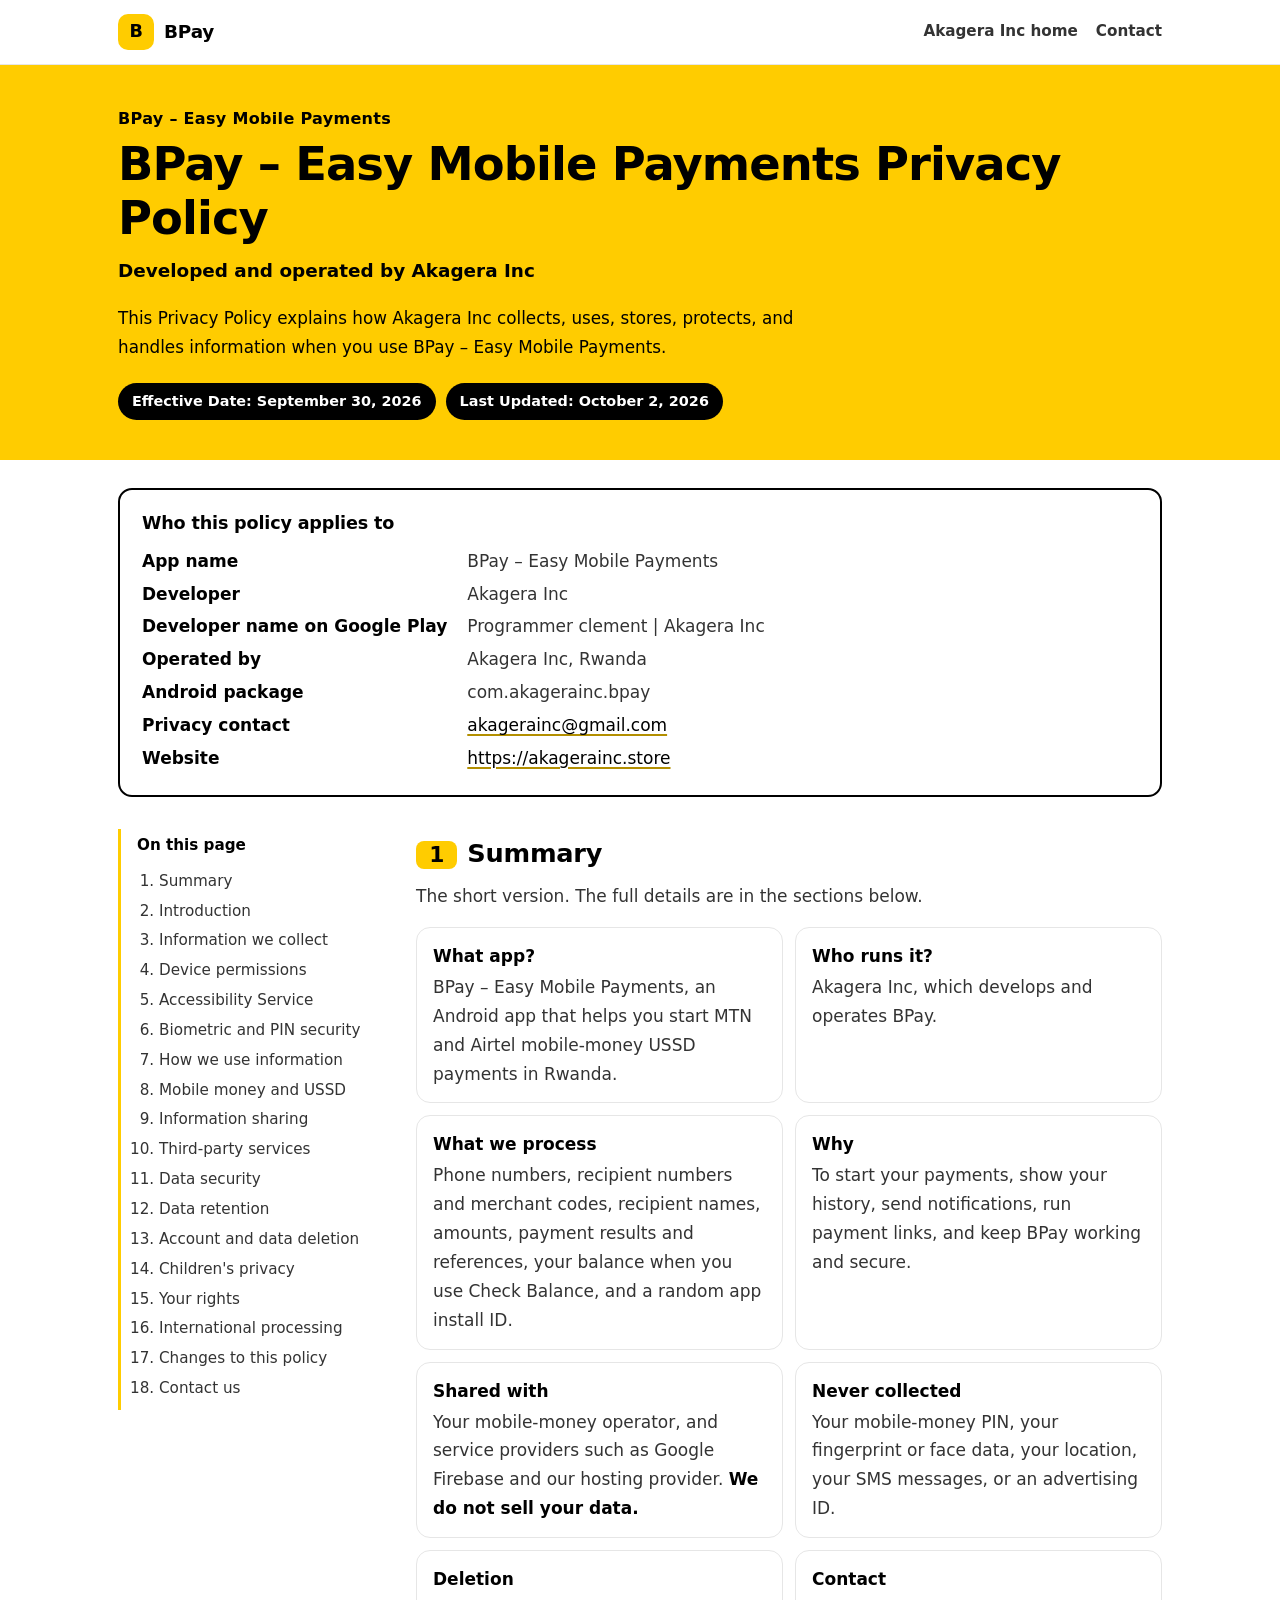
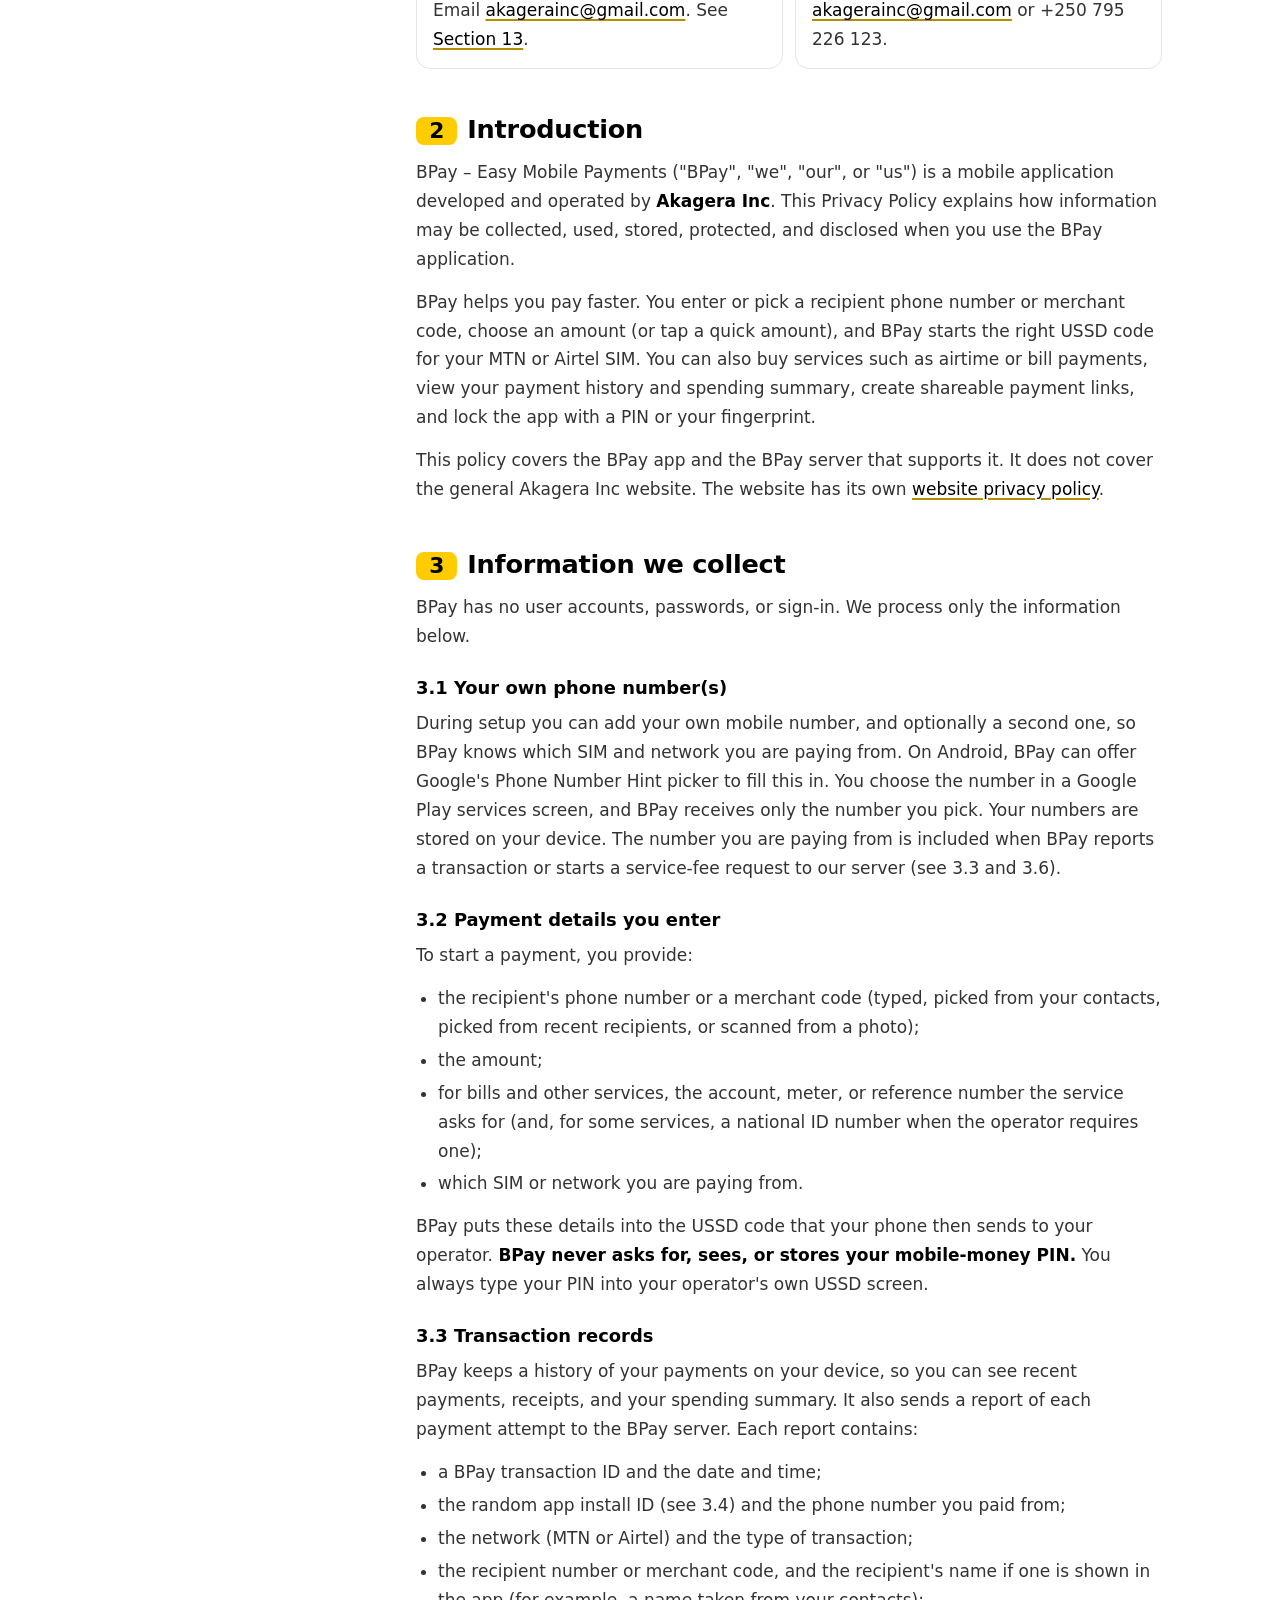
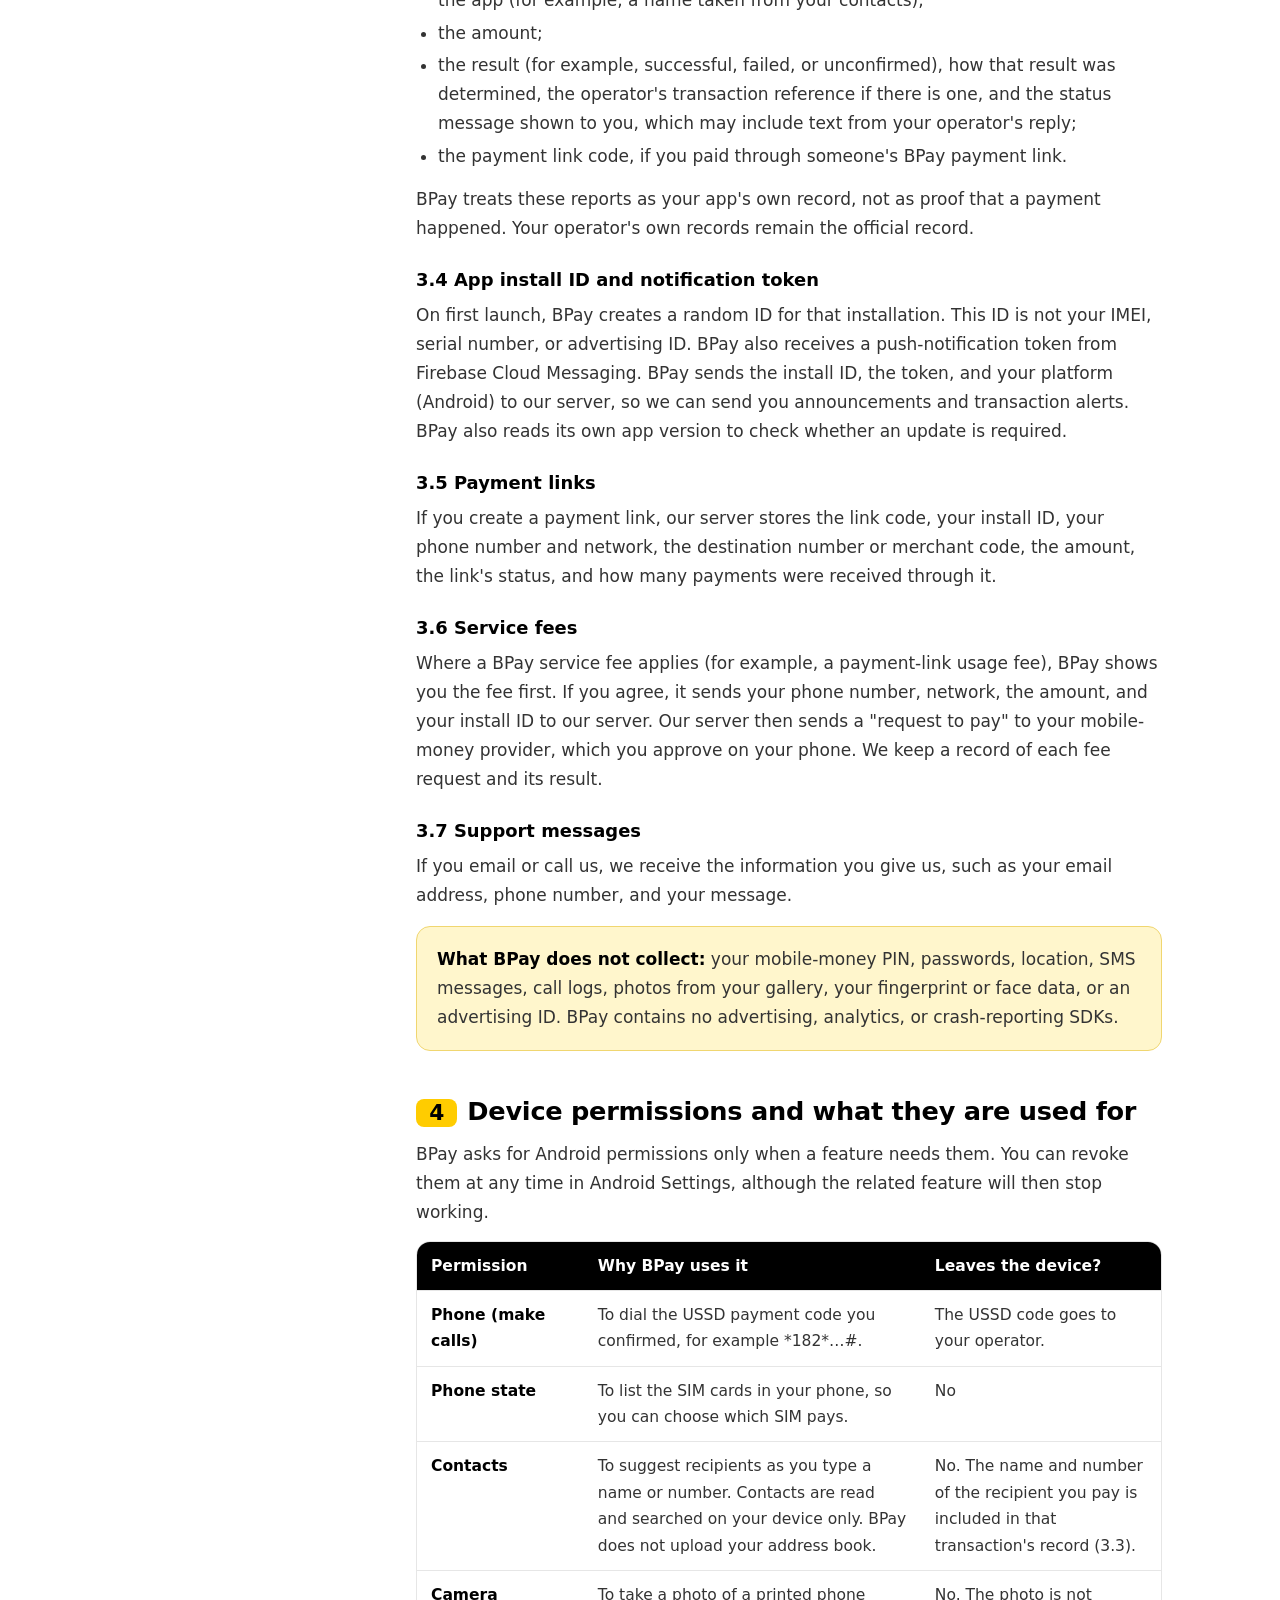
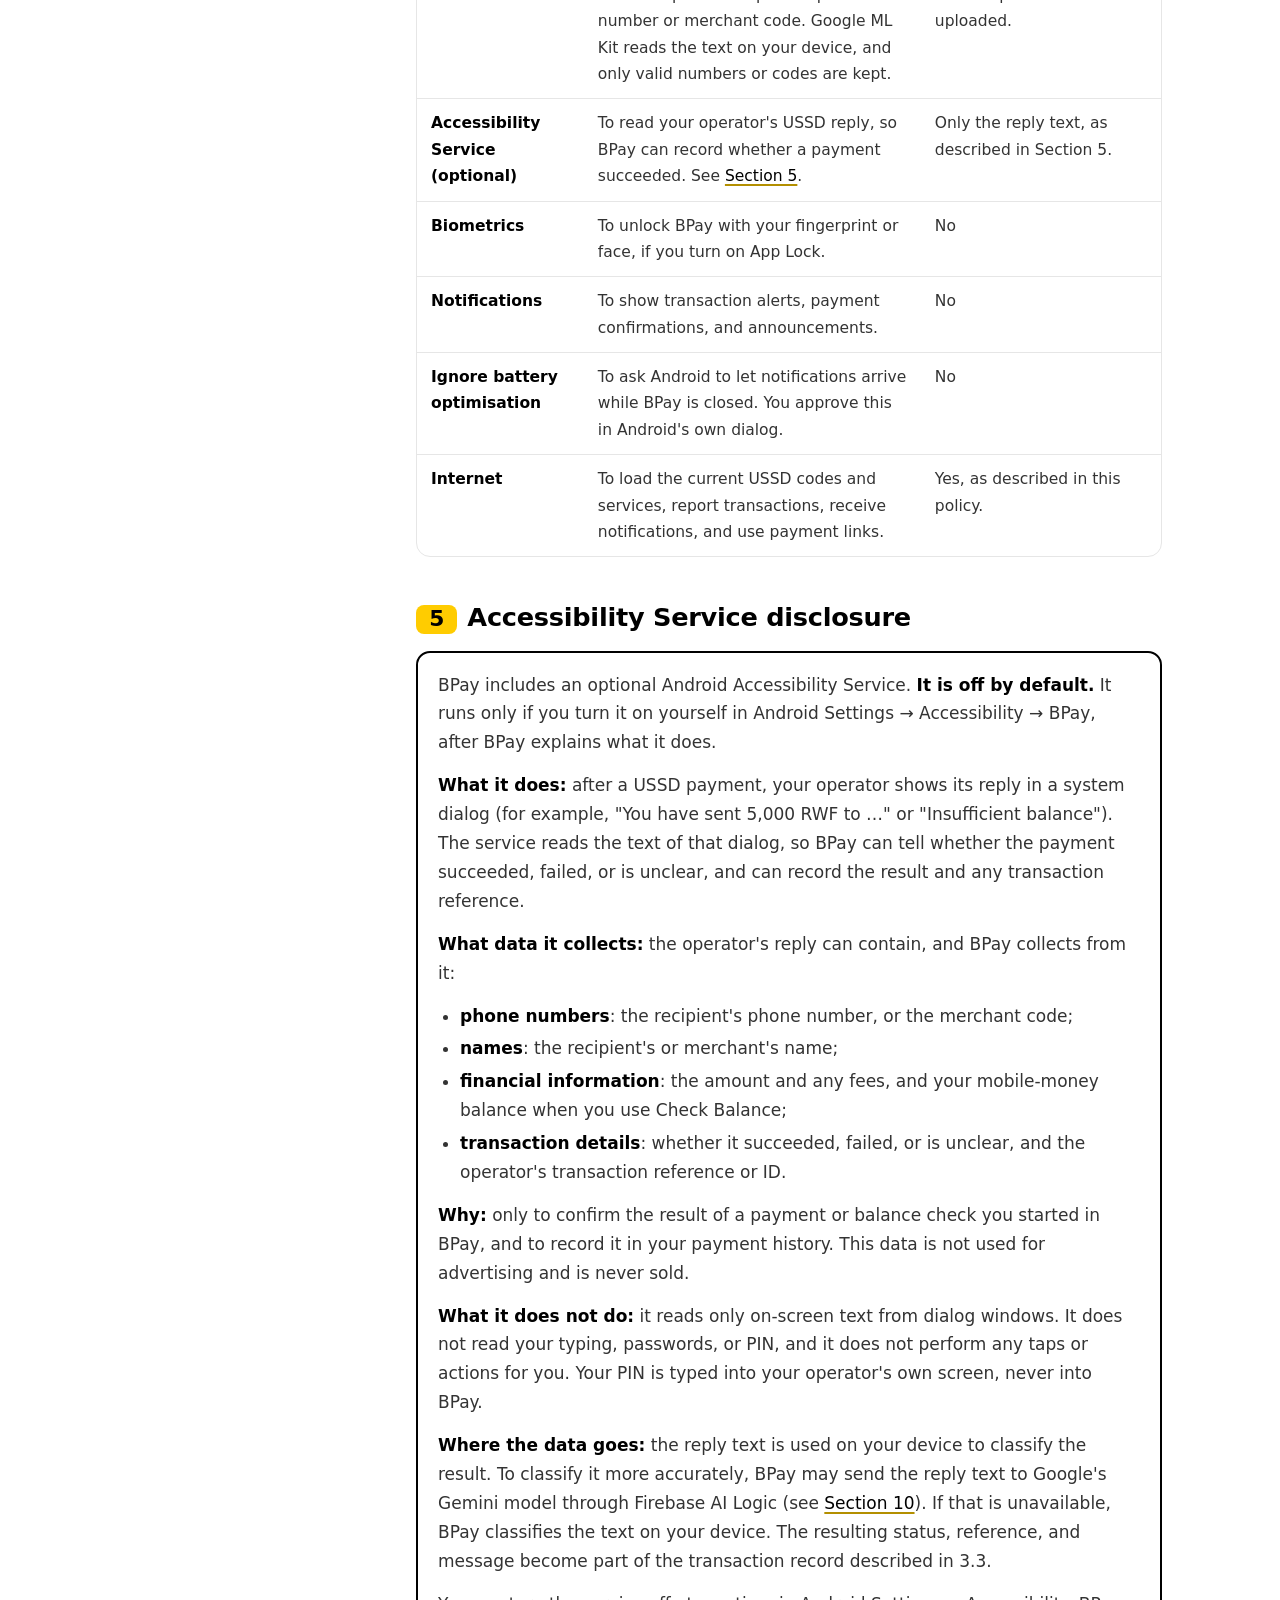
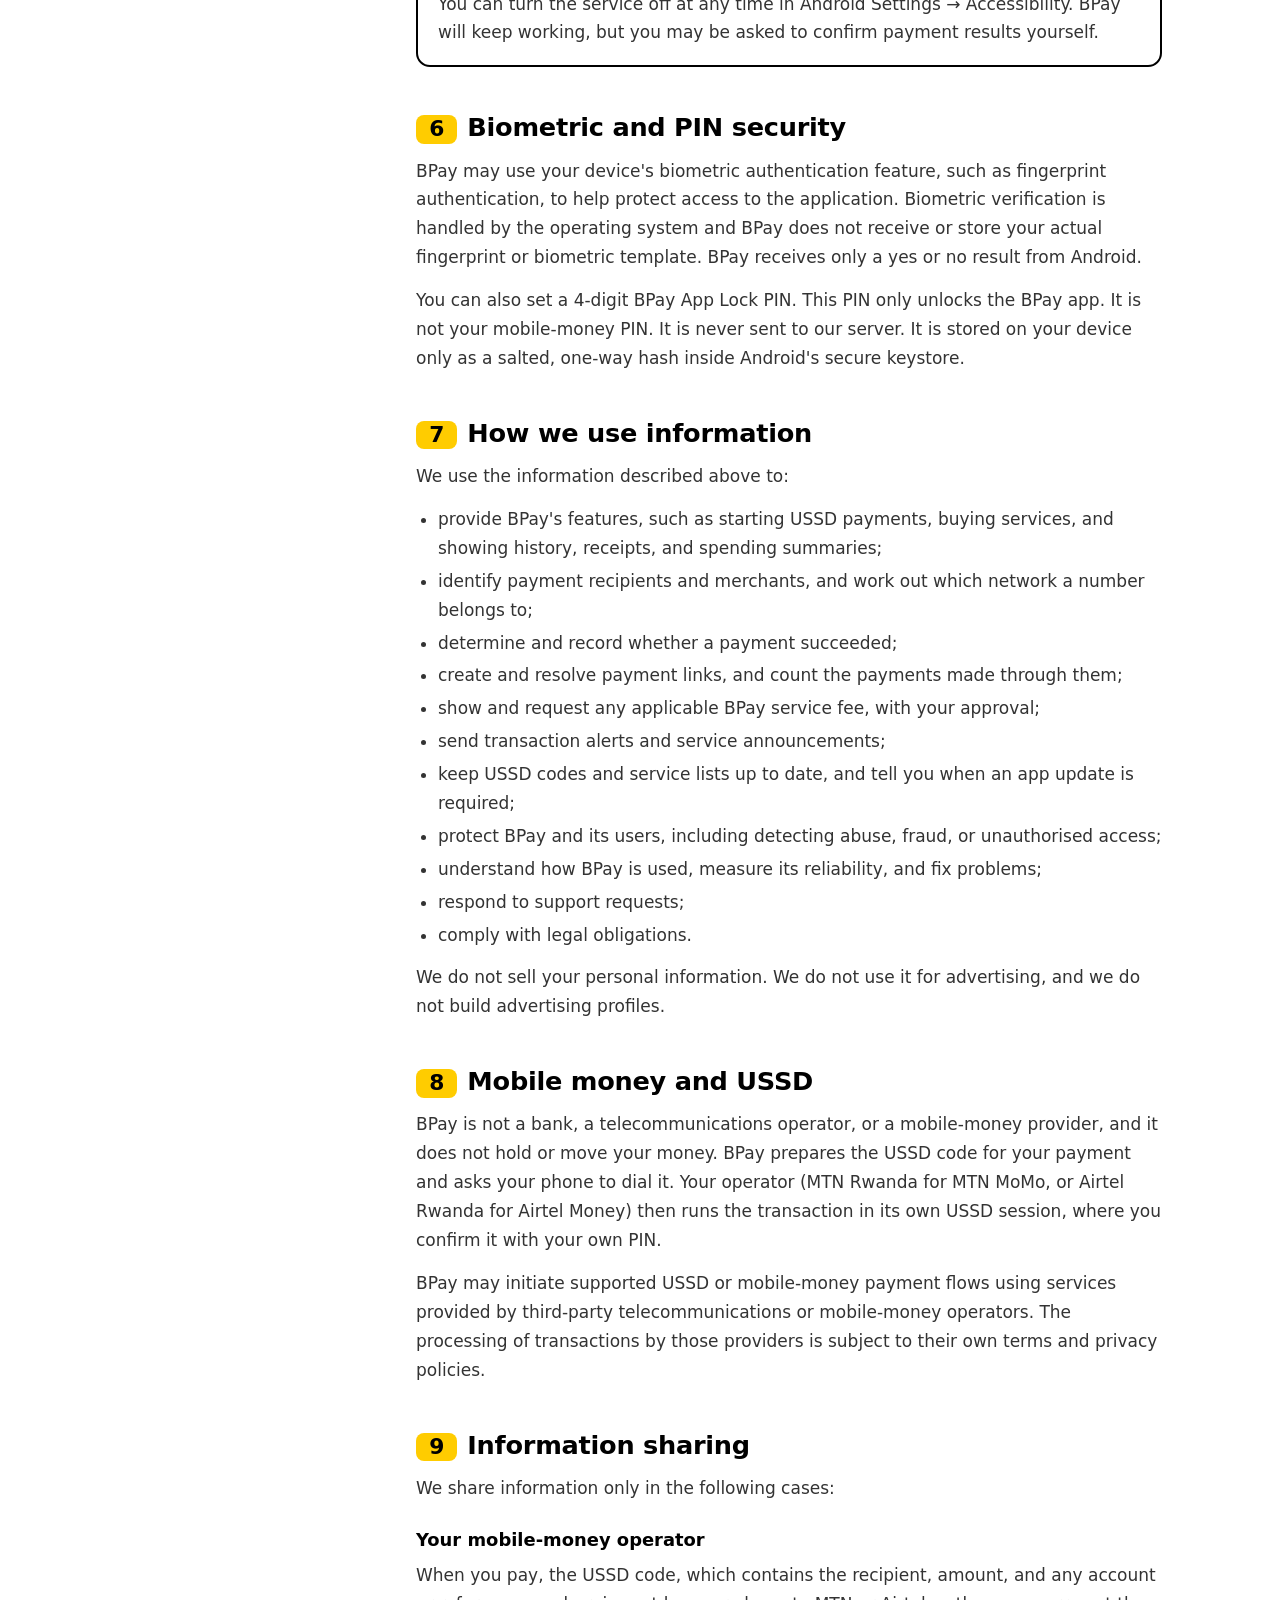
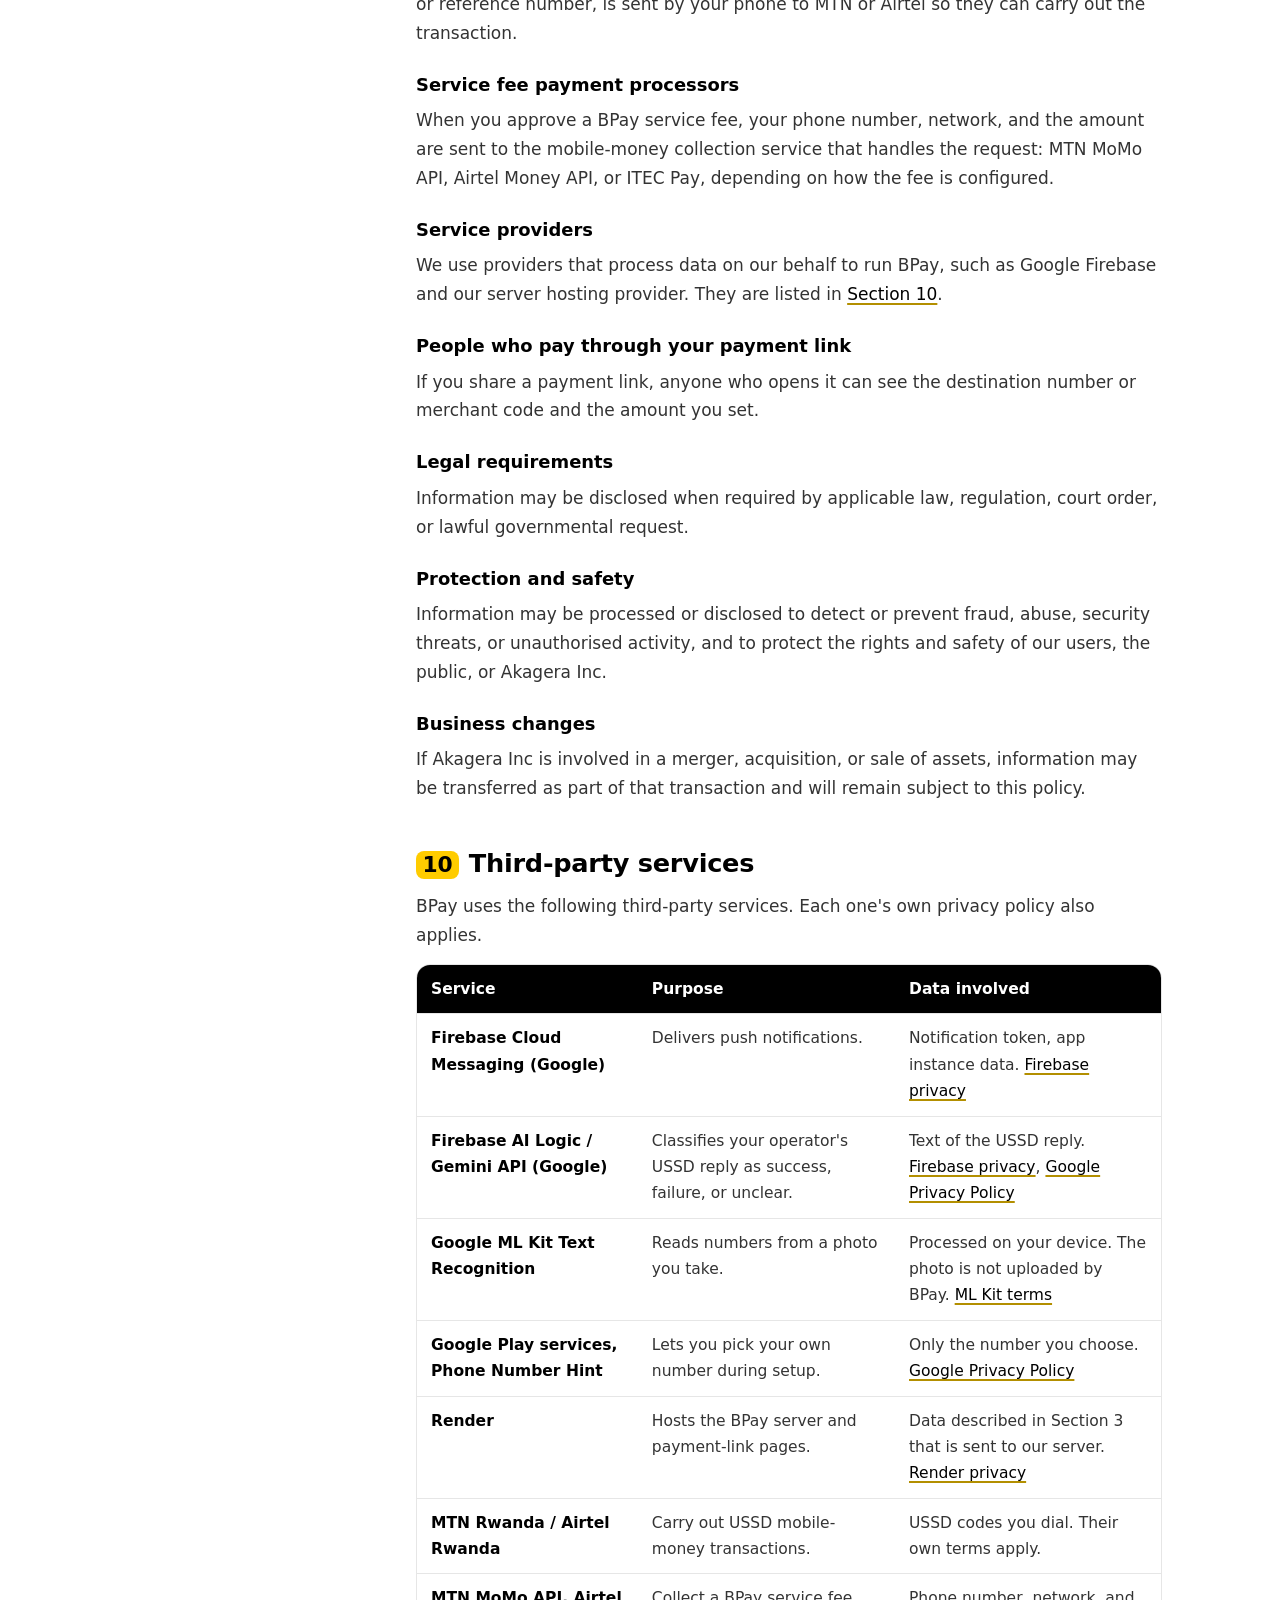
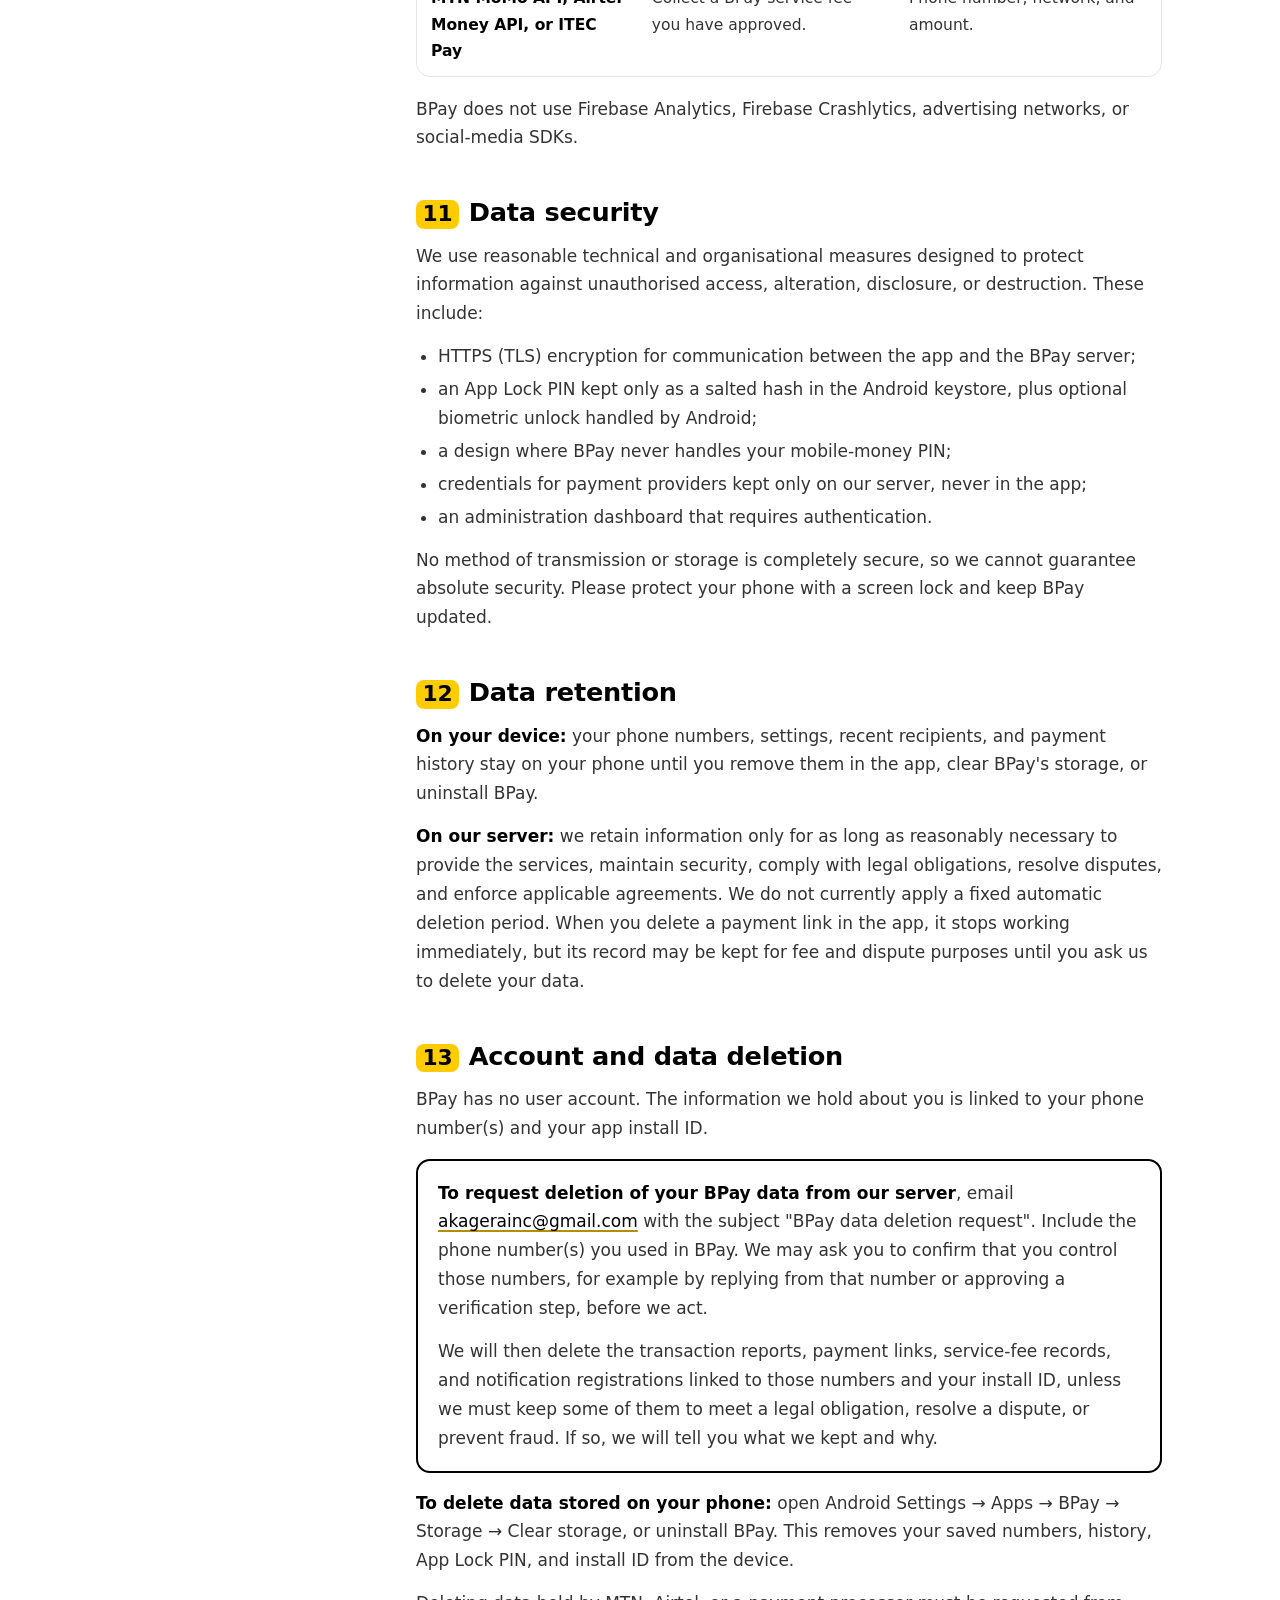
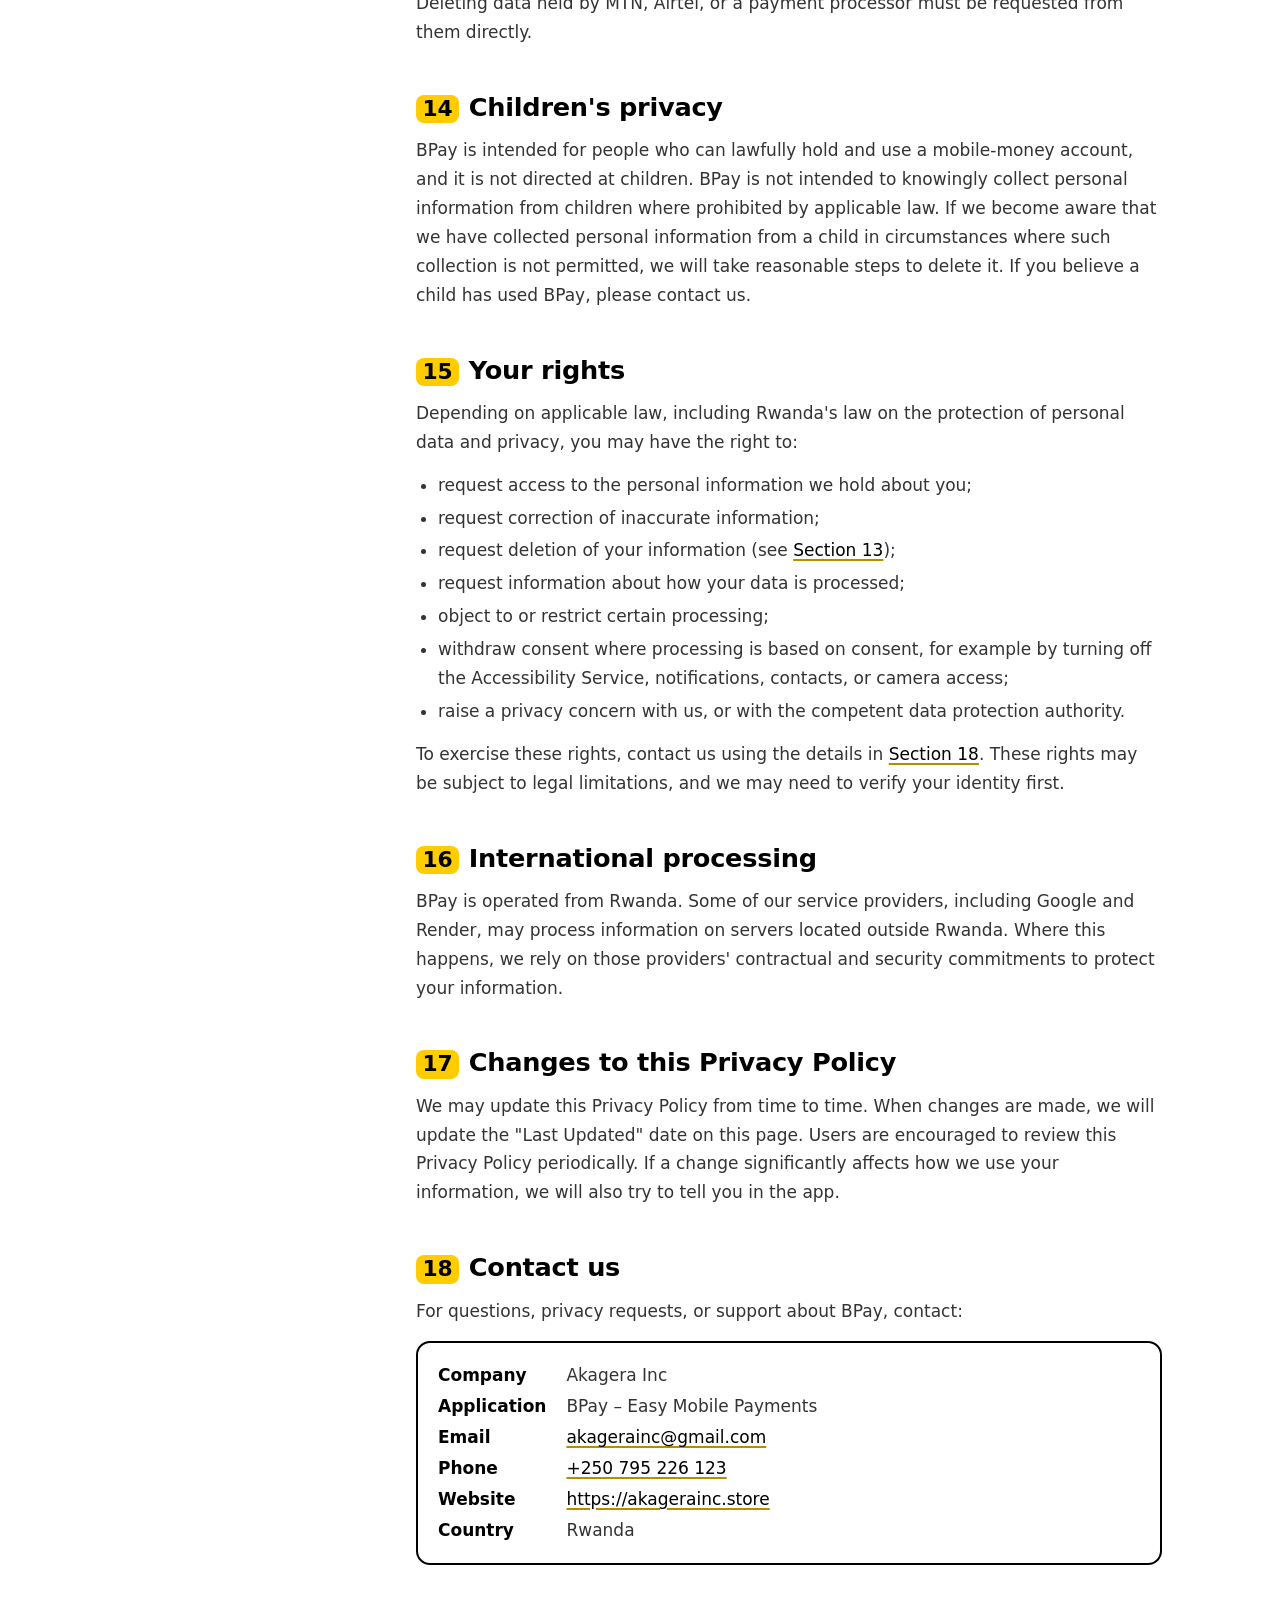
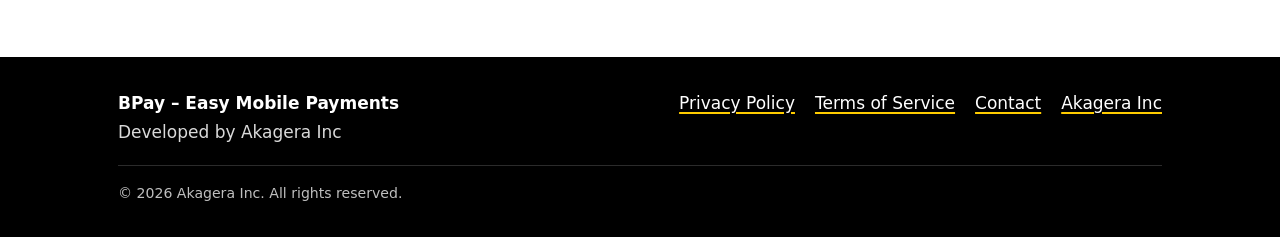
<file: public/privacy-policy.html>
<!DOCTYPE html>
<html lang="en">
<head>
  <meta charset="utf-8" />
  <meta name="viewport" content="width=device-width, initial-scale=1" />
  <title>BPay – Easy Mobile Payments | Privacy Policy</title>
  <meta name="description" content="Privacy Policy for BPay – Easy Mobile Payments, developed and operated by Akagera Inc." />
  <meta name="author" content="Akagera Inc" />
  <meta name="robots" content="index, follow" />
  <meta name="color-scheme" content="light" />
  <meta name="theme-color" content="#FFCC00" />
  <link rel="canonical" href="https://akagerainc.store/privacy-policy" />
  <link rel="icon" type="image/png" href="/assets/inc.png" />

  <meta property="og:type" content="article" />
  <meta property="og:title" content="BPay – Easy Mobile Payments | Privacy Policy" />
  <meta property="og:description" content="Privacy Policy for BPay – Easy Mobile Payments, developed and operated by Akagera Inc." />
  <meta property="og:url" content="https://akagerainc.store/privacy-policy" />
  <meta property="og:site_name" content="Akagera Inc" />

  <script type="application/ld+json">
  {
    "@context": "https://schema.org",
    "@type": "WebPage",
    "name": "BPay – Easy Mobile Payments Privacy Policy",
    "url": "https://akagerainc.store/privacy-policy",
    "datePublished": "2026-09-30",
    "dateModified": "2026-10-02",
    "about": {
      "@type": "MobileApplication",
      "name": "BPay – Easy Mobile Payments",
      "operatingSystem": "Android",
      "applicationCategory": "FinanceApplication",
      "author": { "@type": "Organization", "name": "Akagera Inc", "url": "https://akagerainc.store" }
    },
    "publisher": { "@type": "Organization", "name": "Akagera Inc", "url": "https://akagerainc.store" }
  }
  </script>

  <style>
    :root {
      --yellow: #FFCC00;
      --yellow-soft: #FFF6CC;
      --black: #000000;
      --ink: #333333;
      --muted: #595959;
      --line: #E6E6E6;
      --white: #FFFFFF;
      --radius: 14px;
    }
    *, *::before, *::after { box-sizing: border-box; }
    html { -webkit-text-size-adjust: 100%; scroll-behavior: smooth; scroll-padding-top: 16px; }
    @media (prefers-reduced-motion: reduce) { html { scroll-behavior: auto; } }
    body {
      margin: 0;
      background: var(--white);
      color: var(--ink);
      font-family: system-ui, -apple-system, "Segoe UI", Roboto, "Helvetica Neue", Arial, sans-serif;
      font-size: 1.0625rem;
      line-height: 1.7;
      overflow-wrap: break-word;
    }
    a { color: var(--black); text-decoration: underline; text-decoration-color: #B38F00; text-underline-offset: 3px; text-decoration-thickness: 2px; }
    a:hover { text-decoration-color: var(--black); }
    :focus-visible { outline: 3px solid var(--black); outline-offset: 3px; border-radius: 4px; }

    .sr-only { position: absolute; width: 1px; height: 1px; padding: 0; margin: -1px; overflow: hidden; clip: rect(0 0 0 0); white-space: nowrap; border: 0; }
    .skip {
      position: absolute; left: 16px; top: -60px; z-index: 10;
      background: var(--black); color: var(--white); padding: 10px 16px; border-radius: 8px; text-decoration: none;
    }
    .skip:focus { top: 12px; }

    .wrap { max-width: 1100px; margin: 0 auto; padding: 0 16px; }
    @media (min-width: 640px) { .wrap { padding: 0 28px; } }

    /* ---------- top bar ---------- */
    .topbar { border-bottom: 1px solid var(--line); background: var(--white); }
    .topbar .wrap { display: flex; align-items: center; justify-content: space-between; gap: 12px; min-height: 64px; flex-wrap: wrap; }
    .brand { display: inline-flex; align-items: center; gap: 10px; text-decoration: none; color: var(--black); font-weight: 800; font-size: 1.15rem; letter-spacing: -.01em; }
    .brand__mark {
      width: 36px; height: 36px; border-radius: 10px; background: var(--yellow); color: var(--black);
      display: inline-flex; align-items: center; justify-content: center; font-weight: 900; font-size: 1.1rem;
    }
    .topbar nav { display: flex; gap: 18px; font-size: .95rem; flex-wrap: wrap; }
    .topbar nav a { text-decoration: none; color: var(--ink); font-weight: 600; }
    .topbar nav a:hover { color: var(--black); text-decoration: underline; }

    /* ---------- hero ---------- */
    .hero { background: var(--yellow); color: var(--black); }
    .hero .wrap { padding-top: 40px; padding-bottom: 40px; }
    .hero__app { margin: 0; font-weight: 700; font-size: 1rem; letter-spacing: .02em; }
    .hero h1 { margin: 6px 0 10px; font-size: clamp(1.9rem, 5vw, 2.9rem); line-height: 1.15; letter-spacing: -.02em; font-weight: 850; }
    .hero__by { margin: 0 0 18px; font-size: 1.15rem; font-weight: 600; }
    .hero__lead { margin: 0; max-width: 720px; font-size: 1.05rem; }
    .dates { display: flex; flex-wrap: wrap; gap: 10px; margin-top: 22px; }
    .chip { background: var(--black); color: var(--white); border-radius: 999px; padding: 6px 14px; font-size: .9rem; font-weight: 600; }

    /* ---------- identity card ---------- */
    .identity {
      margin: -1px 0 0; border: 2px solid var(--black); border-radius: var(--radius);
      background: var(--white); padding: 22px; margin-top: 28px;
    }
    .identity h2 { margin: 0 0 12px; font-size: 1.1rem; }
    .identity dl { display: grid; grid-template-columns: 1fr; gap: 4px 20px; margin: 0; }
    @media (min-width: 640px) { .identity dl { grid-template-columns: max-content 1fr; } }
    .identity dt { font-weight: 700; color: var(--black); }
    .identity dd { margin: 0 0 8px; }
    @media (min-width: 640px) { .identity dd { margin: 0; } }

    /* ---------- layout ---------- */
    .layout { display: grid; grid-template-columns: 1fr; gap: 32px; padding-top: 32px; padding-bottom: 56px; }
    @media (min-width: 960px) { .layout { grid-template-columns: 250px minmax(0, 1fr); gap: 48px; } }

    .toc { font-size: .95rem; }
    .toc details { border: 1px solid var(--line); border-radius: var(--radius); padding: 12px 16px; background: #FAFAFA; }
    .toc summary { cursor: pointer; font-weight: 700; color: var(--black); }
    .toc ol { margin: 10px 0 0; padding-left: 22px; }
    .toc li { margin: 4px 0; }
    .toc a { text-decoration: none; color: var(--ink); }
    .toc a:hover { color: var(--black); text-decoration: underline; }
    @media (min-width: 960px) {
      .toc__inner { position: sticky; top: 20px; max-height: calc(100vh - 40px); overflow-y: auto; }
      .toc details { background: transparent; border: 0; border-left: 3px solid var(--yellow); border-radius: 0; padding: 4px 0 4px 16px; }
      .toc summary { list-style: none; pointer-events: none; }
      .toc summary::-webkit-details-marker { display: none; }
    }

    article { min-width: 0; max-width: 780px; }
    article section { padding-top: 8px; margin-bottom: 36px; }
    h2 { color: var(--black); font-size: clamp(1.35rem, 3vw, 1.6rem); line-height: 1.3; margin: 0 0 12px; letter-spacing: -.01em; }
    h2 .num { display: inline-block; min-width: 1.9em; color: var(--black); background: var(--yellow); border-radius: 8px; text-align: center; margin-right: 10px; font-size: .85em; padding: 0 .3em; }
    h3 { color: var(--black); font-size: 1.12rem; margin: 22px 0 6px; }
    p { margin: 0 0 14px; }
    ul { margin: 0 0 14px; padding-left: 22px; }
    li { margin: 4px 0; }
    strong { color: var(--black); }

    .card { border: 1px solid var(--line); border-radius: var(--radius); padding: 18px 20px; margin: 16px 0; background: var(--white); }
    .card--note { background: var(--yellow-soft); border-color: #F0D670; }
    .card--key { border: 2px solid var(--black); }
    .card > :last-child { margin-bottom: 0; }

    .glance { display: grid; grid-template-columns: 1fr; gap: 12px; margin: 16px 0; padding: 0; list-style: none; }
    @media (min-width: 640px) { .glance { grid-template-columns: 1fr 1fr; } }
    .glance li { margin: 0; border: 1px solid var(--line); border-radius: var(--radius); padding: 14px 16px; }
    .glance b { display: block; color: var(--black); margin-bottom: 2px; }

    .table-wrap { overflow-x: auto; margin: 14px 0 18px; border: 1px solid var(--line); border-radius: var(--radius); }
    table { width: 100%; border-collapse: collapse; font-size: .97rem; min-width: 520px; }
    th, td { text-align: left; vertical-align: top; padding: 11px 14px; border-bottom: 1px solid var(--line); }
    thead th { background: var(--black); color: var(--white); font-weight: 700; }
    tbody tr:last-child td { border-bottom: 0; }
    td:first-child { font-weight: 600; color: var(--black); }

    .contact dl { display: grid; grid-template-columns: 1fr; gap: 2px 20px; margin: 0; }
    @media (min-width: 640px) { .contact dl { grid-template-columns: max-content 1fr; } }
    .contact dt { font-weight: 700; color: var(--black); }
    .contact dd { margin: 0 0 8px; }
    @media (min-width: 640px) { .contact dd { margin: 0; } }

    /* ---------- footer ---------- */
    .footer { background: var(--black); color: #D9D9D9; }
    .footer .wrap { padding-top: 32px; padding-bottom: 32px; display: flex; flex-wrap: wrap; gap: 18px 32px; justify-content: space-between; align-items: flex-start; }
    .footer strong { color: var(--white); }
    .footer p { margin: 0; }
    .footer nav { display: flex; flex-wrap: wrap; gap: 8px 20px; }
    .footer a { color: var(--white); text-decoration-color: var(--yellow); }
    .footer :focus-visible { outline-color: var(--yellow); }
    .footer__copy { width: 100%; font-size: .88rem; color: #BFBFBF; border-top: 1px solid #2B2B2B; padding-top: 16px; }

    @media print {
      .topbar nav, .toc, .skip { display: none; }
      .hero { background: none; border-bottom: 3px solid var(--black); }
      .layout { display: block; }
      a { text-decoration: none; }
    }
  </style>
</head>
<body>
  <a class="skip" href="#policy">Skip to the privacy policy</a>

  <header class="topbar">
    <div class="wrap">
      <a class="brand" href="/privacy-policy" aria-label="BPay – Easy Mobile Payments, Privacy Policy">
        <span class="brand__mark" aria-hidden="true">B</span>
        <span>BPay</span>
      </a>
      <nav aria-label="Website">
        <a href="/">Akagera Inc home</a>
        <a href="#contact">Contact</a>
      </nav>
    </div>
  </header>

  <div class="hero">
    <div class="wrap">
      <p class="hero__app">BPay – Easy Mobile Payments</p>
      <h1>BPay – Easy Mobile Payments Privacy Policy</h1>
      <p class="hero__by">Developed and operated by Akagera Inc</p>
      <p class="hero__lead">This Privacy Policy explains how Akagera Inc collects, uses, stores, protects, and handles information when you use BPay – Easy Mobile Payments.</p>
      <div class="dates">
        <span class="chip"><span>Effective Date:</span> <time datetime="2026-09-30">September 30, 2026</time></span>
        <span class="chip"><span>Last Updated:</span> <time datetime="2026-10-02">October 2, 2026</time></span>
      </div>
    </div>
  </div>

  <div class="wrap">
    <section class="identity" aria-labelledby="identity-title">
      <h2 id="identity-title">Who this policy applies to</h2>
      <dl>
        <dt>App name</dt><dd>BPay – Easy Mobile Payments</dd>
        <dt>Developer</dt><dd>Akagera Inc</dd>
        <dt>Developer name on Google Play</dt><dd>Programmer clement | Akagera Inc</dd>
        <dt>Operated by</dt><dd>Akagera Inc, Rwanda</dd>
        <dt>Android package</dt><dd>com.akagerainc.bpay</dd>
        <dt>Privacy contact</dt><dd><a href="mailto:akagerainc@gmail.com">akagerainc@gmail.com</a></dd>
        <dt>Website</dt><dd><a href="https://akagerainc.store">https://akagerainc.store</a></dd>
      </dl>
    </section>
  </div>

  <div class="wrap layout">
    <aside class="toc" aria-label="Table of contents">
      <div class="toc__inner">
        <details open>
          <summary>On this page</summary>
          <ol>
            <li><a href="#summary">Summary</a></li>
            <li><a href="#introduction">Introduction</a></li>
            <li><a href="#information-we-collect">Information we collect</a></li>
            <li><a href="#permissions">Device permissions</a></li>
            <li><a href="#accessibility">Accessibility Service</a></li>
            <li><a href="#biometrics">Biometric and PIN security</a></li>
            <li><a href="#how-we-use">How we use information</a></li>
            <li><a href="#mobile-money">Mobile money and USSD</a></li>
            <li><a href="#sharing">Information sharing</a></li>
            <li><a href="#third-party">Third-party services</a></li>
            <li><a href="#security">Data security</a></li>
            <li><a href="#retention">Data retention</a></li>
            <li><a href="#deletion">Account and data deletion</a></li>
            <li><a href="#children">Children's privacy</a></li>
            <li><a href="#rights">Your rights</a></li>
            <li><a href="#transfers">International processing</a></li>
            <li><a href="#changes">Changes to this policy</a></li>
            <li><a href="#contact">Contact us</a></li>
          </ol>
        </details>
      </div>
    </aside>

    <article id="policy">

      <section id="summary" aria-labelledby="summary-h">
        <h2 id="summary-h"><span class="num">1</span>Summary</h2>
        <p>The short version. The full details are in the sections below.</p>
        <ul class="glance">
          <li><b>What app?</b>BPay – Easy Mobile Payments, an Android app that helps you start MTN and Airtel mobile-money USSD payments in Rwanda.</li>
          <li><b>Who runs it?</b>Akagera Inc, which develops and operates BPay.</li>
          <li><b>What we process</b>Phone numbers, recipient numbers and merchant codes, recipient names, amounts, payment results and references, your balance when you use Check Balance, and a random app install ID.</li>
          <li><b>Why</b>To start your payments, show your history, send notifications, run payment links, and keep BPay working and secure.</li>
          <li><b>Shared with</b>Your mobile-money operator, and service providers such as Google Firebase and our hosting provider. <strong>We do not sell your data.</strong></li>
          <li><b>Never collected</b>Your mobile-money PIN, your fingerprint or face data, your location, your SMS messages, or an advertising ID.</li>
          <li><b>Deletion</b>Email <a href="mailto:akagerainc@gmail.com">akagerainc@gmail.com</a>. See <a href="#deletion">Section 13</a>.</li>
          <li><b>Contact</b><a href="mailto:akagerainc@gmail.com">akagerainc@gmail.com</a> or +250 795 226 123.</li>
        </ul>
      </section>

      <section id="introduction" aria-labelledby="introduction-h">
        <h2 id="introduction-h"><span class="num">2</span>Introduction</h2>
        <p>BPay – Easy Mobile Payments ("BPay", "we", "our", or "us") is a mobile application developed and operated by <strong>Akagera Inc</strong>. This Privacy Policy explains how information may be collected, used, stored, protected, and disclosed when you use the BPay application.</p>
        <p>BPay helps you pay faster. You enter or pick a recipient phone number or merchant code, choose an amount (or tap a quick amount), and BPay starts the right USSD code for your MTN or Airtel SIM. You can also buy services such as airtime or bill payments, view your payment history and spending summary, create shareable payment links, and lock the app with a PIN or your fingerprint.</p>
        <p>This policy covers the BPay app and the BPay server that supports it. It does not cover the general Akagera Inc website. The website has its own <a href="/privacy">website privacy policy</a>.</p>
      </section>

      <section id="information-we-collect" aria-labelledby="collect-h">
        <h2 id="collect-h"><span class="num">3</span>Information we collect</h2>
        <p>BPay has no user accounts, passwords, or sign-in. We process only the information below.</p>

        <h3>3.1 Your own phone number(s)</h3>
        <p>During setup you can add your own mobile number, and optionally a second one, so BPay knows which SIM and network you are paying from. On Android, BPay can offer Google's Phone Number Hint picker to fill this in. You choose the number in a Google Play services screen, and BPay receives only the number you pick. Your numbers are stored on your device. The number you are paying from is included when BPay reports a transaction or starts a service-fee request to our server (see 3.3 and 3.6).</p>

        <h3>3.2 Payment details you enter</h3>
        <p>To start a payment, you provide:</p>
        <ul>
          <li>the recipient's phone number or a merchant code (typed, picked from your contacts, picked from recent recipients, or scanned from a photo);</li>
          <li>the amount;</li>
          <li>for bills and other services, the account, meter, or reference number the service asks for (and, for some services, a national ID number when the operator requires one);</li>
          <li>which SIM or network you are paying from.</li>
        </ul>
        <p>BPay puts these details into the USSD code that your phone then sends to your operator. <strong>BPay never asks for, sees, or stores your mobile-money PIN.</strong> You always type your PIN into your operator's own USSD screen.</p>

        <h3>3.3 Transaction records</h3>
        <p>BPay keeps a history of your payments on your device, so you can see recent payments, receipts, and your spending summary. It also sends a report of each payment attempt to the BPay server. Each report contains:</p>
        <ul>
          <li>a BPay transaction ID and the date and time;</li>
          <li>the random app install ID (see 3.4) and the phone number you paid from;</li>
          <li>the network (MTN or Airtel) and the type of transaction;</li>
          <li>the recipient number or merchant code, and the recipient's name if one is shown in the app (for example, a name taken from your contacts);</li>
          <li>the amount;</li>
          <li>the result (for example, successful, failed, or unconfirmed), how that result was determined, the operator's transaction reference if there is one, and the status message shown to you, which may include text from your operator's reply;</li>
          <li>the payment link code, if you paid through someone's BPay payment link.</li>
        </ul>
        <p>BPay treats these reports as your app's own record, not as proof that a payment happened. Your operator's own records remain the official record.</p>

        <h3>3.4 App install ID and notification token</h3>
        <p>On first launch, BPay creates a random ID for that installation. This ID is not your IMEI, serial number, or advertising ID. BPay also receives a push-notification token from Firebase Cloud Messaging. BPay sends the install ID, the token, and your platform (Android) to our server, so we can send you announcements and transaction alerts. BPay also reads its own app version to check whether an update is required.</p>

        <h3>3.5 Payment links</h3>
        <p>If you create a payment link, our server stores the link code, your install ID, your phone number and network, the destination number or merchant code, the amount, the link's status, and how many payments were received through it.</p>

        <h3>3.6 Service fees</h3>
        <p>Where a BPay service fee applies (for example, a payment-link usage fee), BPay shows you the fee first. If you agree, it sends your phone number, network, the amount, and your install ID to our server. Our server then sends a "request to pay" to your mobile-money provider, which you approve on your phone. We keep a record of each fee request and its result.</p>

        <h3>3.7 Support messages</h3>
        <p>If you email or call us, we receive the information you give us, such as your email address, phone number, and your message.</p>

        <div class="card card--note">
          <p><strong>What BPay does not collect:</strong> your mobile-money PIN, passwords, location, SMS messages, call logs, photos from your gallery, your fingerprint or face data, or an advertising ID. BPay contains no advertising, analytics, or crash-reporting SDKs.</p>
        </div>
      </section>

      <section id="permissions" aria-labelledby="permissions-h">
        <h2 id="permissions-h"><span class="num">4</span>Device permissions and what they are used for</h2>
        <p>BPay asks for Android permissions only when a feature needs them. You can revoke them at any time in Android Settings, although the related feature will then stop working.</p>
        <div class="table-wrap">
          <table>
            <caption class="sr-only">Permissions used by BPay and why</caption>
            <thead><tr><th scope="col">Permission</th><th scope="col">Why BPay uses it</th><th scope="col">Leaves the device?</th></tr></thead>
            <tbody>
              <tr><td>Phone (make calls)</td><td>To dial the USSD payment code you confirmed, for example *182*…#.</td><td>The USSD code goes to your operator.</td></tr>
              <tr><td>Phone state</td><td>To list the SIM cards in your phone, so you can choose which SIM pays.</td><td>No</td></tr>
              <tr><td>Contacts</td><td>To suggest recipients as you type a name or number. Contacts are read and searched on your device only. BPay does not upload your address book.</td><td>No. The name and number of the recipient you pay is included in that transaction's record (3.3).</td></tr>
              <tr><td>Camera</td><td>To take a photo of a printed phone number or merchant code. Google ML Kit reads the text on your device, and only valid numbers or codes are kept.</td><td>No. The photo is not uploaded.</td></tr>
              <tr><td>Accessibility Service (optional)</td><td>To read your operator's USSD reply, so BPay can record whether a payment succeeded. See <a href="#accessibility">Section 5</a>.</td><td>Only the reply text, as described in Section 5.</td></tr>
              <tr><td>Biometrics</td><td>To unlock BPay with your fingerprint or face, if you turn on App Lock.</td><td>No</td></tr>
              <tr><td>Notifications</td><td>To show transaction alerts, payment confirmations, and announcements.</td><td>No</td></tr>
              <tr><td>Ignore battery optimisation</td><td>To ask Android to let notifications arrive while BPay is closed. You approve this in Android's own dialog.</td><td>No</td></tr>
              <tr><td>Internet</td><td>To load the current USSD codes and services, report transactions, receive notifications, and use payment links.</td><td>Yes, as described in this policy.</td></tr>
            </tbody>
          </table>
        </div>
      </section>

      <section id="accessibility" aria-labelledby="accessibility-h">
        <h2 id="accessibility-h"><span class="num">5</span>Accessibility Service disclosure</h2>
        <div class="card card--key">
          <p>BPay includes an optional Android Accessibility Service. <strong>It is off by default.</strong> It runs only if you turn it on yourself in Android Settings → Accessibility → BPay, after BPay explains what it does.</p>
          <p><strong>What it does:</strong> after a USSD payment, your operator shows its reply in a system dialog (for example, "You have sent 5,000 RWF to …" or "Insufficient balance"). The service reads the text of that dialog, so BPay can tell whether the payment succeeded, failed, or is unclear, and can record the result and any transaction reference.</p>
          <p><strong>What data it collects:</strong> the operator's reply can contain, and BPay collects from it:</p>
          <ul>
            <li><strong>phone numbers</strong>: the recipient's phone number, or the merchant code;</li>
            <li><strong>names</strong>: the recipient's or merchant's name;</li>
            <li><strong>financial information</strong>: the amount and any fees, and your mobile-money balance when you use Check Balance;</li>
            <li><strong>transaction details</strong>: whether it succeeded, failed, or is unclear, and the operator's transaction reference or ID.</li>
          </ul>
          <p><strong>Why:</strong> only to confirm the result of a payment or balance check you started in BPay, and to record it in your payment history. This data is not used for advertising and is never sold.</p>
          <p><strong>What it does not do:</strong> it reads only on-screen text from dialog windows. It does not read your typing, passwords, or PIN, and it does not perform any taps or actions for you. Your PIN is typed into your operator's own screen, never into BPay.</p>
          <p><strong>Where the data goes:</strong> the reply text is used on your device to classify the result. To classify it more accurately, BPay may send the reply text to Google's Gemini model through Firebase AI Logic (see <a href="#third-party">Section 10</a>). If that is unavailable, BPay classifies the text on your device. The resulting status, reference, and message become part of the transaction record described in 3.3.</p>
          <p>You can turn the service off at any time in Android Settings → Accessibility. BPay will keep working, but you may be asked to confirm payment results yourself.</p>
        </div>
      </section>

      <section id="biometrics" aria-labelledby="biometrics-h">
        <h2 id="biometrics-h"><span class="num">6</span>Biometric and PIN security</h2>
        <p>BPay may use your device's biometric authentication feature, such as fingerprint authentication, to help protect access to the application. Biometric verification is handled by the operating system and BPay does not receive or store your actual fingerprint or biometric template. BPay receives only a yes or no result from Android.</p>
        <p>You can also set a 4-digit BPay App Lock PIN. This PIN only unlocks the BPay app. It is not your mobile-money PIN. It is never sent to our server. It is stored on your device only as a salted, one-way hash inside Android's secure keystore.</p>
      </section>

      <section id="how-we-use" aria-labelledby="use-h">
        <h2 id="use-h"><span class="num">7</span>How we use information</h2>
        <p>We use the information described above to:</p>
        <ul>
          <li>provide BPay's features, such as starting USSD payments, buying services, and showing history, receipts, and spending summaries;</li>
          <li>identify payment recipients and merchants, and work out which network a number belongs to;</li>
          <li>determine and record whether a payment succeeded;</li>
          <li>create and resolve payment links, and count the payments made through them;</li>
          <li>show and request any applicable BPay service fee, with your approval;</li>
          <li>send transaction alerts and service announcements;</li>
          <li>keep USSD codes and service lists up to date, and tell you when an app update is required;</li>
          <li>protect BPay and its users, including detecting abuse, fraud, or unauthorised access;</li>
          <li>understand how BPay is used, measure its reliability, and fix problems;</li>
          <li>respond to support requests;</li>
          <li>comply with legal obligations.</li>
        </ul>
        <p>We do not sell your personal information. We do not use it for advertising, and we do not build advertising profiles.</p>
      </section>

      <section id="mobile-money" aria-labelledby="momo-h">
        <h2 id="momo-h"><span class="num">8</span>Mobile money and USSD</h2>
        <p>BPay is not a bank, a telecommunications operator, or a mobile-money provider, and it does not hold or move your money. BPay prepares the USSD code for your payment and asks your phone to dial it. Your operator (MTN Rwanda for MTN MoMo, or Airtel Rwanda for Airtel Money) then runs the transaction in its own USSD session, where you confirm it with your own PIN.</p>
        <p>BPay may initiate supported USSD or mobile-money payment flows using services provided by third-party telecommunications or mobile-money operators. The processing of transactions by those providers is subject to their own terms and privacy policies.</p>
      </section>

      <section id="sharing" aria-labelledby="sharing-h">
        <h2 id="sharing-h"><span class="num">9</span>Information sharing</h2>
        <p>We share information only in the following cases:</p>
        <h3>Your mobile-money operator</h3>
        <p>When you pay, the USSD code, which contains the recipient, amount, and any account or reference number, is sent by your phone to MTN or Airtel so they can carry out the transaction.</p>
        <h3>Service fee payment processors</h3>
        <p>When you approve a BPay service fee, your phone number, network, and the amount are sent to the mobile-money collection service that handles the request: MTN MoMo API, Airtel Money API, or ITEC Pay, depending on how the fee is configured.</p>
        <h3>Service providers</h3>
        <p>We use providers that process data on our behalf to run BPay, such as Google Firebase and our server hosting provider. They are listed in <a href="#third-party">Section 10</a>.</p>
        <h3>People who pay through your payment link</h3>
        <p>If you share a payment link, anyone who opens it can see the destination number or merchant code and the amount you set.</p>
        <h3>Legal requirements</h3>
        <p>Information may be disclosed when required by applicable law, regulation, court order, or lawful governmental request.</p>
        <h3>Protection and safety</h3>
        <p>Information may be processed or disclosed to detect or prevent fraud, abuse, security threats, or unauthorised activity, and to protect the rights and safety of our users, the public, or Akagera Inc.</p>
        <h3>Business changes</h3>
        <p>If Akagera Inc is involved in a merger, acquisition, or sale of assets, information may be transferred as part of that transaction and will remain subject to this policy.</p>
      </section>

      <section id="third-party" aria-labelledby="third-h">
        <h2 id="third-h"><span class="num">10</span>Third-party services</h2>
        <p>BPay uses the following third-party services. Each one's own privacy policy also applies.</p>
        <div class="table-wrap">
          <table>
            <caption class="sr-only">Third-party services used by BPay</caption>
            <thead><tr><th scope="col">Service</th><th scope="col">Purpose</th><th scope="col">Data involved</th></tr></thead>
            <tbody>
              <tr><td>Firebase Cloud Messaging (Google)</td><td>Delivers push notifications.</td><td>Notification token, app instance data. <a href="https://firebase.google.com/support/privacy">Firebase privacy</a></td></tr>
              <tr><td>Firebase AI Logic / Gemini API (Google)</td><td>Classifies your operator's USSD reply as success, failure, or unclear.</td><td>Text of the USSD reply. <a href="https://firebase.google.com/support/privacy">Firebase privacy</a>, <a href="https://policies.google.com/privacy">Google Privacy Policy</a></td></tr>
              <tr><td>Google ML Kit Text Recognition</td><td>Reads numbers from a photo you take.</td><td>Processed on your device. The photo is not uploaded by BPay. <a href="https://developers.google.com/ml-kit/terms">ML Kit terms</a></td></tr>
              <tr><td>Google Play services, Phone Number Hint</td><td>Lets you pick your own number during setup.</td><td>Only the number you choose. <a href="https://policies.google.com/privacy">Google Privacy Policy</a></td></tr>
              <tr><td>Render</td><td>Hosts the BPay server and payment-link pages.</td><td>Data described in Section 3 that is sent to our server. <a href="https://render.com/privacy">Render privacy</a></td></tr>
              <tr><td>MTN Rwanda / Airtel Rwanda</td><td>Carry out USSD mobile-money transactions.</td><td>USSD codes you dial. Their own terms apply.</td></tr>
              <tr><td>MTN MoMo API, Airtel Money API, or ITEC Pay</td><td>Collect a BPay service fee you have approved.</td><td>Phone number, network, and amount.</td></tr>
            </tbody>
          </table>
        </div>
        <p>BPay does not use Firebase Analytics, Firebase Crashlytics, advertising networks, or social-media SDKs.</p>
      </section>

      <section id="security" aria-labelledby="security-h">
        <h2 id="security-h"><span class="num">11</span>Data security</h2>
        <p>We use reasonable technical and organisational measures designed to protect information against unauthorised access, alteration, disclosure, or destruction. These include:</p>
        <ul>
          <li>HTTPS (TLS) encryption for communication between the app and the BPay server;</li>
          <li>an App Lock PIN kept only as a salted hash in the Android keystore, plus optional biometric unlock handled by Android;</li>
          <li>a design where BPay never handles your mobile-money PIN;</li>
          <li>credentials for payment providers kept only on our server, never in the app;</li>
          <li>an administration dashboard that requires authentication.</li>
        </ul>
        <p>No method of transmission or storage is completely secure, so we cannot guarantee absolute security. Please protect your phone with a screen lock and keep BPay updated.</p>
      </section>

      <section id="retention" aria-labelledby="retention-h">
        <h2 id="retention-h"><span class="num">12</span>Data retention</h2>
        <p><strong>On your device:</strong> your phone numbers, settings, recent recipients, and payment history stay on your phone until you remove them in the app, clear BPay's storage, or uninstall BPay.</p>
        <p><strong>On our server:</strong> we retain information only for as long as reasonably necessary to provide the services, maintain security, comply with legal obligations, resolve disputes, and enforce applicable agreements. We do not currently apply a fixed automatic deletion period. When you delete a payment link in the app, it stops working immediately, but its record may be kept for fee and dispute purposes until you ask us to delete your data.</p>
      </section>

      <section id="deletion" aria-labelledby="deletion-h">
        <h2 id="deletion-h"><span class="num">13</span>Account and data deletion</h2>
        <p>BPay has no user account. The information we hold about you is linked to your phone number(s) and your app install ID.</p>
        <div class="card card--key">
          <p><strong>To request deletion of your BPay data from our server</strong>, email <a href="mailto:akagerainc@gmail.com?subject=BPay%20data%20deletion%20request">akagerainc@gmail.com</a> with the subject "BPay data deletion request". Include the phone number(s) you used in BPay. We may ask you to confirm that you control those numbers, for example by replying from that number or approving a verification step, before we act.</p>
          <p>We will then delete the transaction reports, payment links, service-fee records, and notification registrations linked to those numbers and your install ID, unless we must keep some of them to meet a legal obligation, resolve a dispute, or prevent fraud. If so, we will tell you what we kept and why.</p>
        </div>
        <p><strong>To delete data stored on your phone:</strong> open Android Settings → Apps → BPay → Storage → Clear storage, or uninstall BPay. This removes your saved numbers, history, App Lock PIN, and install ID from the device.</p>
        <p>Deleting data held by MTN, Airtel, or a payment processor must be requested from them directly.</p>
      </section>

      <section id="children" aria-labelledby="children-h">
        <h2 id="children-h"><span class="num">14</span>Children's privacy</h2>
        <p>BPay is intended for people who can lawfully hold and use a mobile-money account, and it is not directed at children. BPay is not intended to knowingly collect personal information from children where prohibited by applicable law. If we become aware that we have collected personal information from a child in circumstances where such collection is not permitted, we will take reasonable steps to delete it. If you believe a child has used BPay, please contact us.</p>
      </section>

      <section id="rights" aria-labelledby="rights-h">
        <h2 id="rights-h"><span class="num">15</span>Your rights</h2>
        <p>Depending on applicable law, including Rwanda's law on the protection of personal data and privacy, you may have the right to:</p>
        <ul>
          <li>request access to the personal information we hold about you;</li>
          <li>request correction of inaccurate information;</li>
          <li>request deletion of your information (see <a href="#deletion">Section 13</a>);</li>
          <li>request information about how your data is processed;</li>
          <li>object to or restrict certain processing;</li>
          <li>withdraw consent where processing is based on consent, for example by turning off the Accessibility Service, notifications, contacts, or camera access;</li>
          <li>raise a privacy concern with us, or with the competent data protection authority.</li>
        </ul>
        <p>To exercise these rights, contact us using the details in <a href="#contact">Section 18</a>. These rights may be subject to legal limitations, and we may need to verify your identity first.</p>
      </section>

      <section id="transfers" aria-labelledby="transfers-h">
        <h2 id="transfers-h"><span class="num">16</span>International processing</h2>
        <p>BPay is operated from Rwanda. Some of our service providers, including Google and Render, may process information on servers located outside Rwanda. Where this happens, we rely on those providers' contractual and security commitments to protect your information.</p>
      </section>

      <section id="changes" aria-labelledby="changes-h">
        <h2 id="changes-h"><span class="num">17</span>Changes to this Privacy Policy</h2>
        <p>We may update this Privacy Policy from time to time. When changes are made, we will update the "Last Updated" date on this page. Users are encouraged to review this Privacy Policy periodically. If a change significantly affects how we use your information, we will also try to tell you in the app.</p>
      </section>

      <section id="contact" class="contact" aria-labelledby="contact-h">
        <h2 id="contact-h"><span class="num">18</span>Contact us</h2>
        <p>For questions, privacy requests, or support about BPay, contact:</p>
        <div class="card card--key">
          <dl>
            <dt>Company</dt><dd>Akagera Inc</dd>
            <dt>Application</dt><dd>BPay – Easy Mobile Payments</dd>
            <dt>Email</dt><dd><a href="mailto:akagerainc@gmail.com">akagerainc@gmail.com</a></dd>
            <dt>Phone</dt><dd><a href="tel:+250795226123">+250 795 226 123</a></dd>
            <dt>Website</dt><dd><a href="https://akagerainc.store">https://akagerainc.store</a></dd>
            <dt>Country</dt><dd>Rwanda</dd>
          </dl>
        </div>
      </section>

    </article>
  </div>

  <footer class="footer">
    <div class="wrap">
      <div>
        <p><strong>BPay – Easy Mobile Payments</strong></p>
        <p>Developed by Akagera Inc</p>
      </div>
      <nav aria-label="Footer">
        <a href="/privacy-policy" aria-current="page">Privacy Policy</a>
        <a href="/terms">Terms of Service</a>
        <a href="/contact">Contact</a>
        <a href="/">Akagera Inc</a>
      </nav>
      <p class="footer__copy">© 2026 Akagera Inc. All rights reserved.</p>
    </div>
  </footer>
</body>
</html>
</file>
